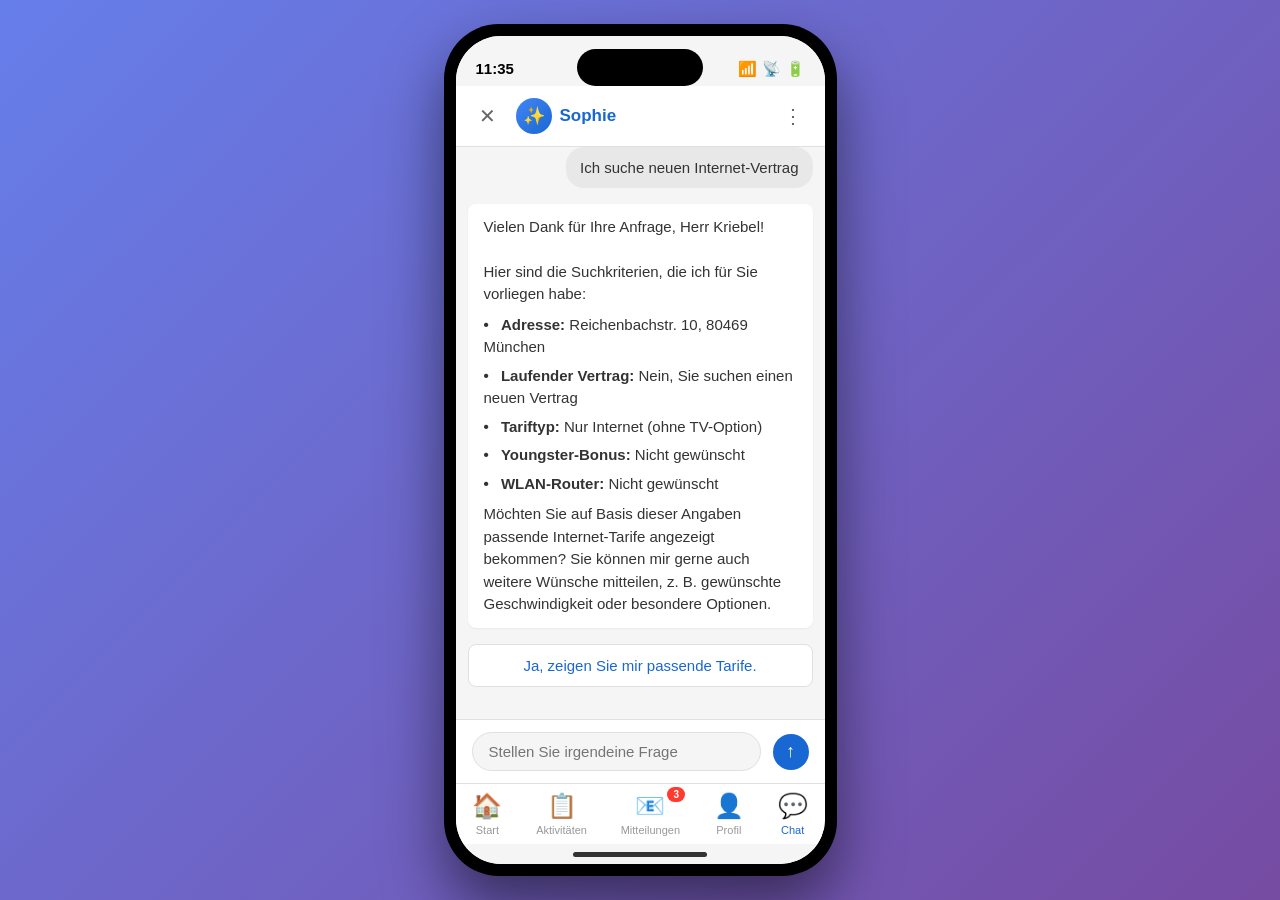
<file: test_frontend.html>
<!DOCTYPE html>
<html lang="de">
<head>
    <meta charset="UTF-8">
    <meta name="viewport" content="width=device-width, initial-scale=1.0">
    <title>Sophie - Sterbegeld-Berater (TEST)</title>
    <style>
        * {
            margin: 0;
            padding: 0;
            box-sizing: border-box;
        }

        body {
            font-family: -apple-system, BlinkMacSystemFont, 'Segoe UI', Roboto, 'Helvetica Neue', Arial, sans-serif;
            background: linear-gradient(135deg, #667eea 0%, #764ba2 100%);
            min-height: 100vh;
            display: flex;
            justify-content: center;
            align-items: center;
            padding: 20px;
        }

        /* iPhone 17 Container */
        .iphone-frame {
            width: 393px;
            height: 852px;
            background: #000;
            border-radius: 55px;
            padding: 12px;
            box-shadow: 0 30px 60px rgba(0, 0, 0, 0.5);
            position: relative;
        }

        /* Dynamic Island */
        .dynamic-island {
            position: absolute;
            top: 25px;
            left: 50%;
            transform: translateX(-50%);
            width: 126px;
            height: 37px;
            background: #000;
            border-radius: 20px;
            z-index: 1000;
        }

        /* Screen Content */
        .iphone-screen {
            width: 100%;
            height: 100%;
            background: #F5F5F5;
            border-radius: 45px;
            overflow: hidden;
            display: flex;
            flex-direction: column;
            position: relative;
        }

        /* Status Bar */
        .status-bar {
            height: 50px;
            background: #F5F5F5;
            display: flex;
            justify-content: space-between;
            align-items: center;
            padding: 0 20px;
            padding-top: 15px;
            font-size: 15px;
            font-weight: 600;
        }

        .status-left {
            display: flex;
            gap: 8px;
            align-items: center;
        }

        .status-right {
            display: flex;
            gap: 5px;
            align-items: center;
        }

        /* Chat Header with Sophie */
        .chat-header {
            background: #FFFFFF;
            padding: 12px 16px;
            display: flex;
            align-items: center;
            justify-content: space-between;
            border-bottom: 1px solid #E0E0E0;
        }

        .chat-header-left {
            display: flex;
            align-items: center;
            gap: 12px;
        }

        .back-button {
            width: 32px;
            height: 32px;
            display: flex;
            align-items: center;
            justify-content: center;
            color: #666;
            font-size: 20px;
            cursor: pointer;
        }

        .sophie-container {
            display: flex;
            align-items: center;
            gap: 8px;
        }

        .sophie-icon {
            width: 36px;
            height: 36px;
            background: linear-gradient(135deg, #4285F4 0%, #1967D2 100%);
            border-radius: 50%;
            display: flex;
            align-items: center;
            justify-content: center;
            color: white;
            font-size: 18px;
        }

        .sophie-name {
            font-size: 17px;
            font-weight: 600;
            color: #1967D2;
        }

        .menu-button {
            width: 32px;
            height: 32px;
            display: flex;
            align-items: center;
            justify-content: center;
            color: #666;
            font-size: 20px;
            cursor: pointer;
        }

        /* Chat Messages Area */
        .chat-messages {
            flex: 1;
            overflow-y: auto;
            padding: 16px 12px;
            background: #F5F5F5;
        }

        /* Message Styles */
        .message {
            margin-bottom: 16px;
            animation: fadeIn 0.3s ease-in;
        }

        @keyframes fadeIn {
            from { opacity: 0; transform: translateY(10px); }
            to { opacity: 1; transform: translateY(0); }
        }

        /* Bot Messages - Full Width */
        .message-bot {
            width: 100%;
        }

        .message-bot .message-content {
            background: #FFFFFF;
            color: #333;
            padding: 12px 16px;
            border-radius: 8px;
            width: 100%;
            font-size: 15px;
            line-height: 1.5;
            box-shadow: 0 1px 2px rgba(0, 0, 0, 0.05);
        }

        /* User Messages - Right Aligned Bubble */
        .message-user {
            display: flex;
            justify-content: flex-end;
        }

        .message-user .message-content {
            background: #E8E8E8;
            color: #333;
            padding: 10px 14px;
            border-radius: 18px;
            max-width: 75%;
            font-size: 15px;
            line-height: 1.4;
        }

        /* Bullet Points with Bold Labels */
        .message-content ul {
            list-style: none;
            margin: 8px 0;
            padding: 0;
        }

        .message-content li {
            margin: 6px 0;
            padding-left: 0;
            font-size: 15px;
            line-height: 1.5;
        }

        .message-content li::before {
            content: "• ";
            font-weight: bold;
            margin-right: 8px;
        }

        .message-content strong {
            font-weight: 600;
        }

        /* Button in Bot Message */
        .bot-button {
            background: #FFFFFF;
            color: #1967D2;
            border: 1px solid #E0E0E0;
            padding: 12px 20px;
            border-radius: 8px;
            font-size: 15px;
            font-weight: 500;
            cursor: pointer;
            margin-top: 12px;
            width: 100%;
            text-align: center;
            display: block;
        }

        /* Input Area */
        .chat-input-area {
            background: #FFFFFF;
            padding: 12px 16px;
            border-top: 1px solid #E0E0E0;
            display: flex;
            align-items: center;
            gap: 12px;
        }

        .chat-input {
            flex: 1;
            background: #F5F5F5;
            border: 1px solid #E0E0E0;
            border-radius: 20px;
            padding: 10px 16px;
            font-size: 15px;
            font-family: inherit;
            outline: none;
        }

        .send-button {
            width: 36px;
            height: 36px;
            background: #1967D2;
            border: none;
            border-radius: 50%;
            display: flex;
            align-items: center;
            justify-content: center;
            color: white;
            font-size: 18px;
            cursor: pointer;
        }

        /* Bottom Navigation */
        .bottom-nav {
            background: #FFFFFF;
            padding: 8px 0;
            border-top: 1px solid #E0E0E0;
            display: flex;
            justify-content: space-around;
            align-items: center;
        }

        .nav-item {
            display: flex;
            flex-direction: column;
            align-items: center;
            gap: 4px;
            color: #999;
            font-size: 11px;
            cursor: pointer;
        }

        .nav-item.active {
            color: #1967D2;
        }

        .nav-icon {
            font-size: 24px;
        }

        .nav-badge {
            position: absolute;
            top: -5px;
            right: -5px;
            background: #FF3B30;
            color: white;
            border-radius: 10px;
            padding: 2px 6px;
            font-size: 10px;
            font-weight: bold;
        }

        /* Home Indicator */
        .home-indicator {
            height: 20px;
            display: flex;
            justify-content: center;
            align-items: center;
            background: #F5F5F5;
        }

        .home-indicator-bar {
            width: 134px;
            height: 5px;
            background: #333;
            border-radius: 3px;
        }

        /* Scrollbar Styling */
        .chat-messages::-webkit-scrollbar {
            width: 4px;
        }

        .chat-messages::-webkit-scrollbar-track {
            background: transparent;
        }

        .chat-messages::-webkit-scrollbar-thumb {
            background: #CCC;
            border-radius: 2px;
        }
    </style>
</head>
<body>
    <div class="iphone-frame">
        <div class="dynamic-island"></div>
        
        <div class="iphone-screen">
            <!-- Status Bar -->
            <div class="status-bar">
                <div class="status-left">
                    <span>11:35</span>
                </div>
                <div class="status-right">
                    <span>📶</span>
                    <span>📡</span>
                    <span>🔋</span>
                </div>
            </div>

            <!-- Chat Header with Sophie -->
            <div class="chat-header">
                <div class="chat-header-left">
                    <div class="back-button">✕</div>
                    <div class="sophie-container">
                        <div class="sophie-icon">✨</div>
                        <div class="sophie-name">Sophie</div>
                    </div>
                </div>
                <div class="menu-button">⋮</div>
            </div>

            <!-- Chat Messages -->
            <div class="chat-messages">
                <!-- Bot Message 1 -->
                <div class="message message-bot">
                    <div class="message-content">
                        Wie kann ich Ihnen heute helfen?
                    </div>
                </div>

                <!-- User Message -->
                <div class="message message-user">
                    <div class="message-content">
                        Ich suche neuen Internet-Vertrag
                    </div>
                </div>

                <!-- Bot Message 2 - Example from Screenshot -->
                <div class="message message-bot">
                    <div class="message-content">
                        Vielen Dank für Ihre Anfrage, Herr Kriebel!<br><br>
                        Hier sind die Suchkriterien, die ich für Sie vorliegen habe:
                        <ul>
                            <li><strong>Adresse:</strong> Reichenbachstr. 10, 80469 München</li>
                            <li><strong>Laufender Vertrag:</strong> Nein, Sie suchen einen neuen Vertrag</li>
                            <li><strong>Tariftyp:</strong> Nur Internet (ohne TV-Option)</li>
                            <li><strong>Youngster-Bonus:</strong> Nicht gewünscht</li>
                            <li><strong>WLAN-Router:</strong> Nicht gewünscht</li>
                        </ul>
                        Möchten Sie auf Basis dieser Angaben passende Internet-Tarife angezeigt bekommen? Sie können mir gerne auch weitere Wünsche mitteilen, z. B. gewünschte Geschwindigkeit oder besondere Optionen.
                    </div>
                </div>

                <!-- Bot Button -->
                <div class="message message-bot">
                    <button class="bot-button">
                        Ja, zeigen Sie mir passende Tarife.
                    </button>
                </div>
            </div>

            <!-- Input Area -->
            <div class="chat-input-area">
                <input type="text" class="chat-input" placeholder="Stellen Sie irgendeine Frage">
                <button class="send-button">↑</button>
            </div>

            <!-- Bottom Navigation -->
            <div class="bottom-nav">
                <div class="nav-item">
                    <div class="nav-icon">🏠</div>
                    <div>Start</div>
                </div>
                <div class="nav-item">
                    <div class="nav-icon">📋</div>
                    <div>Aktivitäten</div>
                </div>
                <div class="nav-item" style="position: relative;">
                    <div class="nav-icon">📧</div>
                    <div>Mitteilungen</div>
                    <span class="nav-badge">3</span>
                </div>
                <div class="nav-item">
                    <div class="nav-icon">👤</div>
                    <div>Profil</div>
                </div>
                <div class="nav-item active">
                    <div class="nav-icon">💬</div>
                    <div>Chat</div>
                </div>
            </div>

            <!-- Home Indicator -->
            <div class="home-indicator">
                <div class="home-indicator-bar"></div>
            </div>
        </div>
    </div>

    <script>
        // Smooth scroll to bottom
        const chatMessages = document.querySelector('.chat-messages');
        chatMessages.scrollTop = chatMessages.scrollHeight;

        // Simple input handling
        const input = document.querySelector('.chat-input');
        const sendButton = document.querySelector('.send-button');

        function sendMessage() {
            const message = input.value.trim();
            if (message) {
                const messageDiv = document.createElement('div');
                messageDiv.className = 'message message-user';
                messageDiv.innerHTML = `<div class="message-content">${message}</div>`;
                chatMessages.appendChild(messageDiv);
                input.value = '';
                chatMessages.scrollTop = chatMessages.scrollHeight;
            }
        }

        sendButton.addEventListener('click', sendMessage);
        input.addEventListener('keypress', (e) => {
            if (e.key === 'Enter') sendMessage();
        });
    </script>
</body>
</html>
</file>
